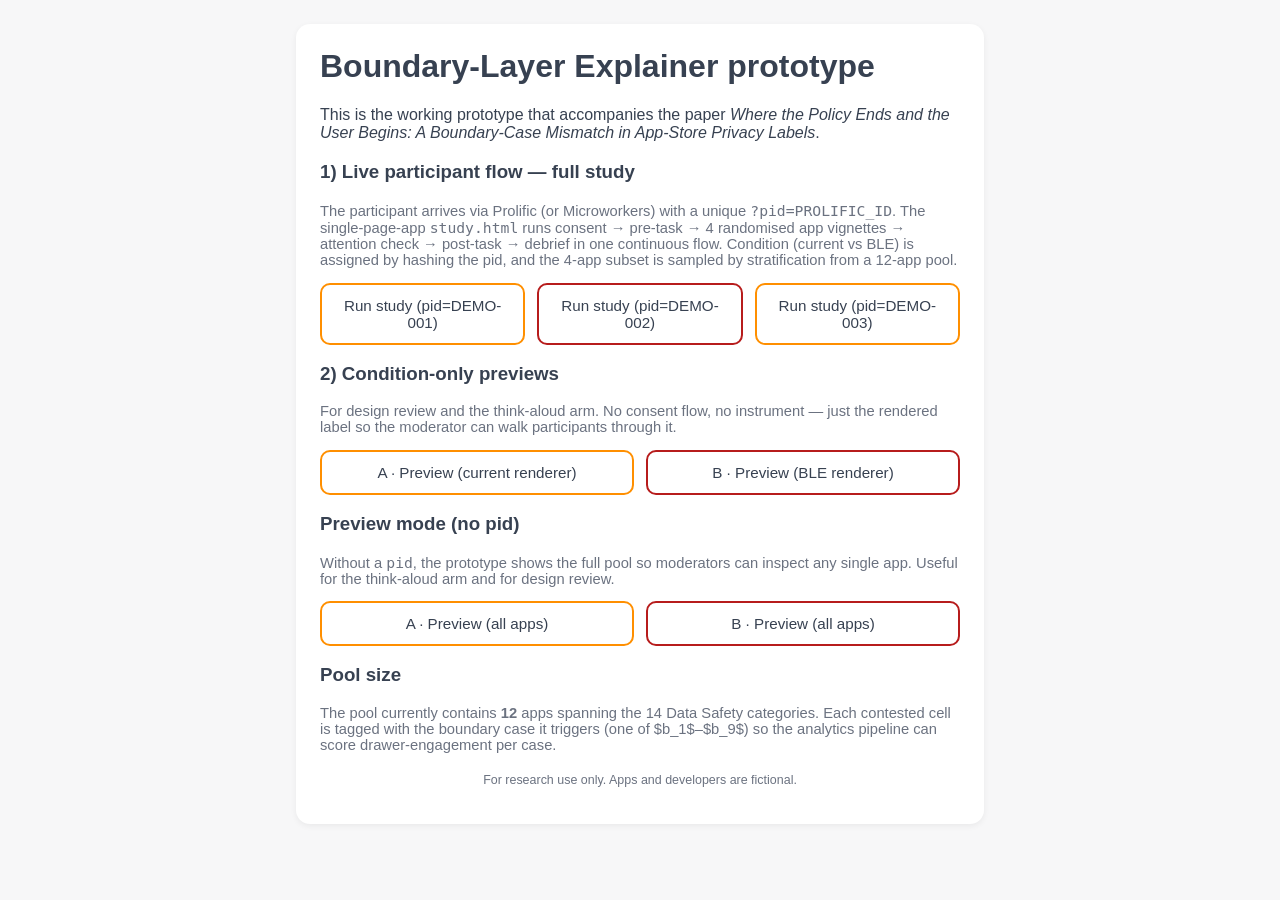
<file: Task moi/DataSafety/Draft2_BoundaryMismatch/UserStudy/prototype/index.html>
<!DOCTYPE html>
<html lang="en">
<head>
  <meta charset="utf-8">
  <meta name="viewport" content="width=device-width,initial-scale=1">
  <title>BLE Prototype — Landing</title>
  <link rel="stylesheet" href="style.css">
</head>
<body>
<div class="container" style="padding-top:24px;">
  <div class="landing-card">
    <h1>Boundary-Layer Explainer prototype</h1>
    <p>This is the working prototype that accompanies the paper
       <em>Where the Policy Ends and the User Begins: A Boundary-Case
       Mismatch in App-Store Privacy Labels</em>.</p>

    <h3>1) Live participant flow — full study</h3>
    <p style="font-size:0.92rem;color:#6b7280;">
      The participant arrives via Prolific (or Microworkers) with a
      unique <code>?pid=PROLIFIC_ID</code>. The single-page-app
      <code>study.html</code> runs consent &rarr; pre-task &rarr;
      4 randomised app vignettes &rarr; attention check &rarr;
      post-task &rarr; debrief in one continuous flow. Condition
      (current vs BLE) is assigned by hashing the pid, and the
      4-app subset is sampled by stratification from a 12-app pool.</p>
    <div class="cond-btn-row">
      <a class="cond-btn A" href="study.html?pid=DEMO-001">Run study (pid=DEMO-001)</a>
      <a class="cond-btn B" href="study.html?pid=DEMO-002">Run study (pid=DEMO-002)</a>
      <a class="cond-btn A" href="study.html?pid=DEMO-003">Run study (pid=DEMO-003)</a>
    </div>

    <h3 style="margin-top:18px;">2) Condition-only previews</h3>
    <p style="font-size:0.92rem;color:#6b7280;">
      For design review and the think-aloud arm. No consent flow, no
      instrument — just the rendered label so the moderator can walk
      participants through it.</p>
    <div class="cond-btn-row">
      <a class="cond-btn A" href="current.html?pid=DEMO-001">A · Preview (current renderer)</a>
      <a class="cond-btn B" href="ble.html?pid=DEMO-001">B · Preview (BLE renderer)</a>
    </div>

    <h3 style="margin-top:18px;">Preview mode (no pid)</h3>
    <p style="font-size:0.92rem;color:#6b7280;">
      Without a <code>pid</code>, the prototype shows the full pool so
      moderators can inspect any single app. Useful for the
      think-aloud arm and for design review.</p>
    <div class="cond-btn-row">
      <a class="cond-btn A" href="current.html">A · Preview (all apps)</a>
      <a class="cond-btn B" href="ble.html">B · Preview (all apps)</a>
    </div>

    <h3 style="margin-top:18px;">Pool size</h3>
    <p style="font-size:0.92rem;color:#6b7280;">
      The pool currently contains <strong id="pool-count">…</strong>
      apps spanning the 14 Data Safety categories. Each contested
      cell is tagged with the boundary case it triggers (one of
      $b_1$–$b_9$) so the analytics pipeline can score
      drawer-engagement per case.</p>

    <div id="file-warn" class="banner warn" style="display:none;margin-top:14px;">
      <strong>Heads-up:</strong> this page is opened directly from disk
      (<code>file://</code>). Most of the prototype works in fallback mode,
      but if anything looks empty, please run a local server:
      <br><br>
      <code>cd UserStudy/prototype &amp;&amp; python3 -m http.server 8080</code>
      <br>then open <code>http://localhost:8080/</code>.
    </div>

    <p class="foot">For research use only. Apps and developers are fictional.</p>
  </div>
</div>
<script src="apps_data.js"></script>
<script>
  // Show pool count from fetch when possible, else fallback.
  fetch("apps.json")
    .then(r => r.ok ? r.json() : Promise.reject())
    .catch(() => window.__APPS_FALLBACK || [])
    .then(d => {
      document.getElementById("pool-count").textContent = String(d.length);
    });
  // Warn if opened from file://
  if (location.protocol === "file:") {
    document.getElementById("file-warn").style.display = "block";
  }
</script>
</body>
</html>
</file>
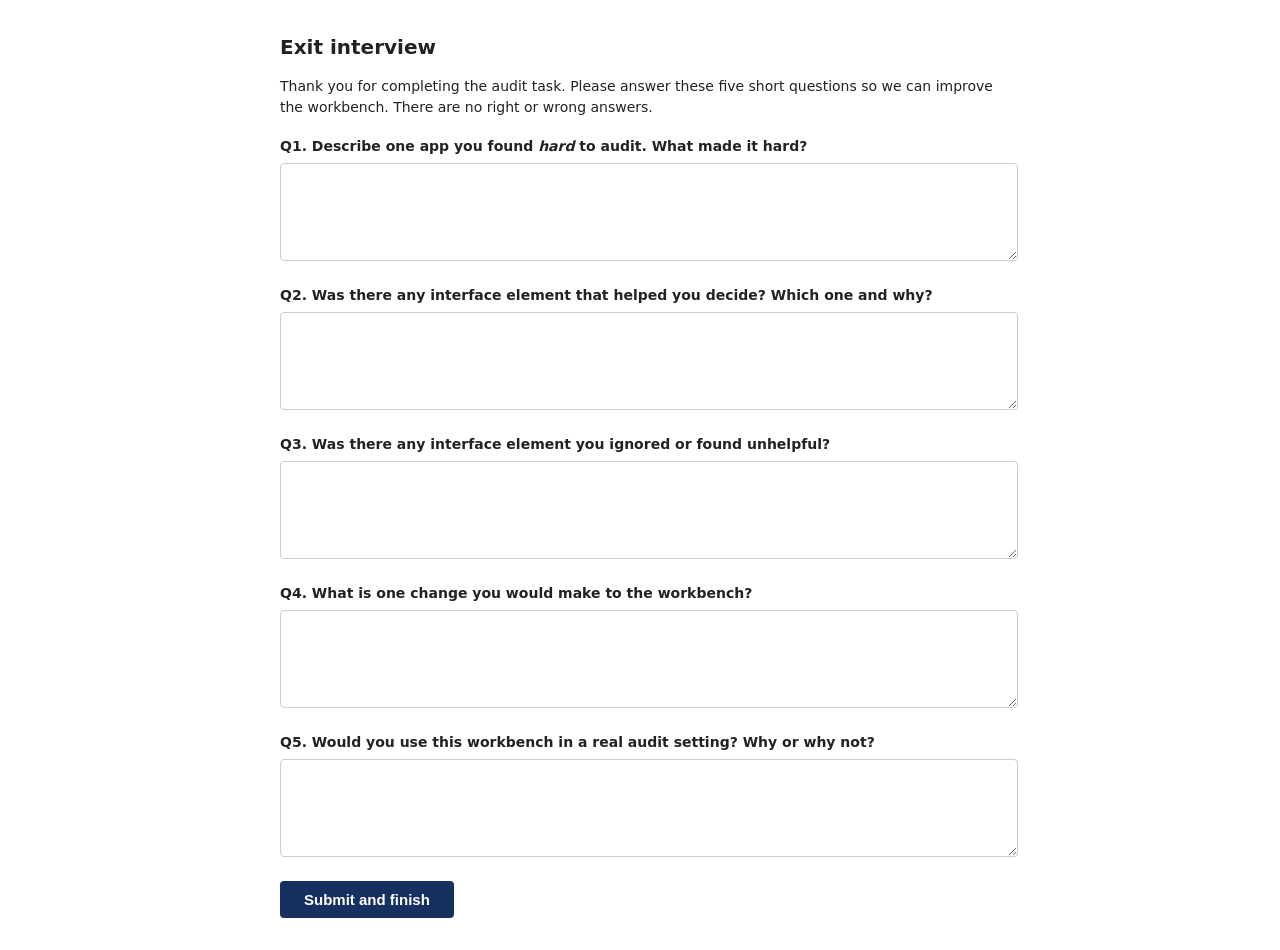
<file: Task moi/DataGuard/draft-02-mismatch-taxonomy/prism-workbench/static/exit.html>
<!doctype html>
<html lang="en"><head>
<meta charset="utf-8"><title>PRISM workbench — exit interview</title>
<style>
body { font: 14px/1.5 -apple-system, system-ui, sans-serif;
  max-width: 720px; margin: 32px auto; padding: 0 16px; color: #222; }
h1 { font-size: 20px; }
.q { margin: 18px 0; }
.q label { font-weight: 600; display: block; margin-bottom: 6px; }
textarea { width: 100%; min-height: 80px; padding: 8px; font: inherit;
  border: 1px solid #ccc; border-radius: 4px; }
button { background: #163160; color: #fff; border: 0; padding: 10px 24px;
  border-radius: 4px; font-weight: 600; cursor: pointer; font-size: 15px; }
.done { padding: 20px; background: #e1f3d9; border: 1px solid #549c54;
  border-radius: 6px; margin-top: 20px; }
</style>
</head><body>

<h1>Exit interview</h1>
<p>Thank you for completing the audit task. Please answer these five short
questions so we can improve the workbench. There are no right or wrong
answers.</p>

<form id="exit-form">
<div class="q">
  <label>Q1. Describe one app you found <em>hard</em> to audit. What made it hard?</label>
  <textarea name="q1" required></textarea>
</div>
<div class="q">
  <label>Q2. Was there any interface element that helped you decide? Which one and why?</label>
  <textarea name="q2"></textarea>
</div>
<div class="q">
  <label>Q3. Was there any interface element you ignored or found unhelpful?</label>
  <textarea name="q3"></textarea>
</div>
<div class="q">
  <label>Q4. What is one change you would make to the workbench?</label>
  <textarea name="q4"></textarea>
</div>
<div class="q">
  <label>Q5. Would you use this workbench in a real audit setting? Why or why not?</label>
  <textarea name="q5" required></textarea>
</div>

<button id="submit" type="submit">Submit and finish</button>
</form>

<div id="thanks" class="done" hidden>
  <h2>Thank you — you're done.</h2>
  <p>Your participation has been recorded. Please notify the experimenter; your
  compensation will be processed at the end of the session.</p>
</div>

<script>
document.getElementById("exit-form").addEventListener("submit", async (e) => {
  e.preventDefault();
  const data = Object.fromEntries(new FormData(e.target).entries());
  await fetch("/api/exit", {method:"POST",
    headers:{"Content-Type":"application/json"}, body:JSON.stringify(data)});
  e.target.hidden = true;
  document.getElementById("thanks").hidden = false;
});
</script>
</body></html>
</file>
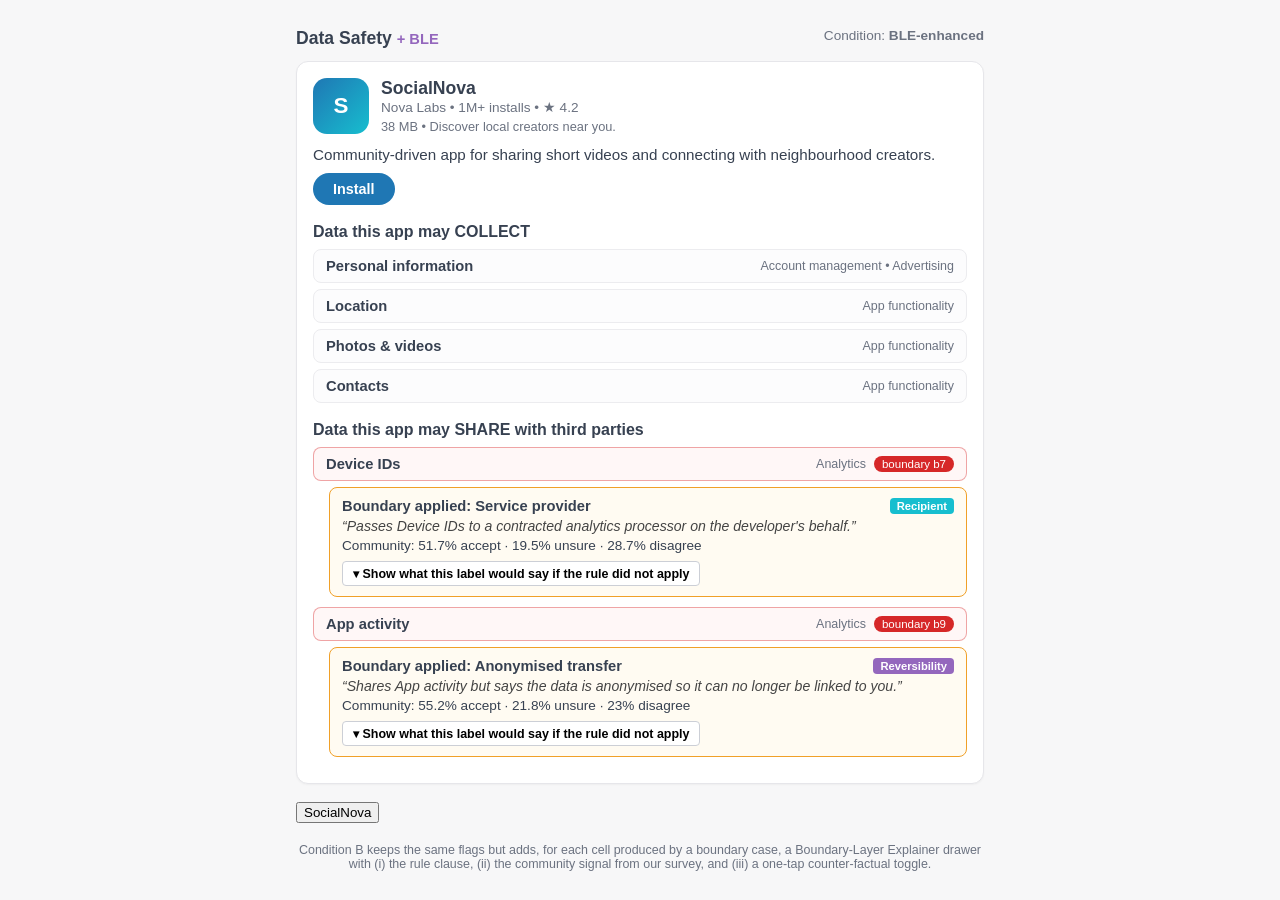
<file: Task moi/DataSafety/Draft2_BoundaryMismatch/UserStudy/prototype/ble.html>
<!DOCTYPE html>
<html lang="en">
<head>
  <meta charset="utf-8">
  <meta name="viewport" content="width=device-width,initial-scale=1">
  <title>Condition B — BLE-enhanced</title>
  <link rel="stylesheet" href="style.css">
</head>
<body>
<div class="container">
  <div style="padding:12px 0;">
    <span class="brand">Data Safety <small style="color:#9467bd;font-weight:600;">+ BLE</small></span>
    <span class="condition">Condition: <strong id="condition-chip">BLE-enhanced</strong></span>
  </div>

  <div id="app-mount"></div>

  <div id="nav-mount" style="margin-top:16px;display:flex;gap:8px;flex-wrap:wrap;"></div>

  <p class="foot">Condition B keeps the same flags but adds, for each cell produced by a boundary case, a Boundary-Layer Explainer drawer with (i) the rule clause, (ii) the community signal from our survey, and (iii) a one-tap counter-factual toggle.</p>
</div>
<script>
  history.replaceState(null, "", "?condition=ble&" + location.search.replace(/^\?/, "").replace(/condition=[^&]*&?/, ""));
</script>
<script src="apps_data.js"></script>
<script src="app.js"></script>
</body>
</html>
</file>
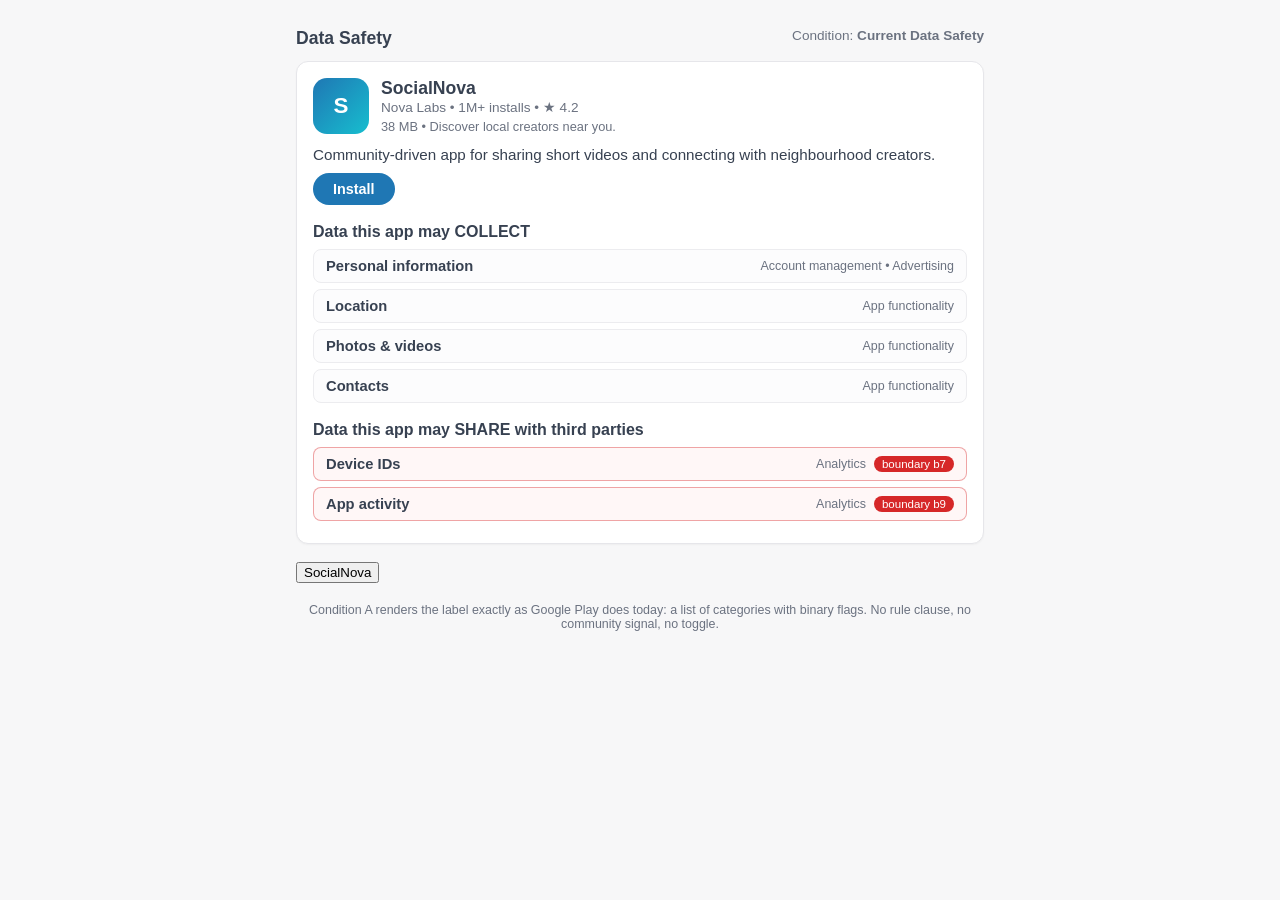
<file: Task moi/DataSafety/Draft2_BoundaryMismatch/UserStudy/prototype/current.html>
<!DOCTYPE html>
<html lang="en">
<head>
  <meta charset="utf-8">
  <meta name="viewport" content="width=device-width,initial-scale=1">
  <title>Condition A — Current Data Safety</title>
  <link rel="stylesheet" href="style.css">
</head>
<body>
<div class="container">
  <div style="padding:12px 0;">
    <span class="brand">Data Safety</span>
    <span class="condition">Condition: <strong id="condition-chip">Current</strong></span>
  </div>

  <div id="app-mount"></div>

  <div id="nav-mount" style="margin-top:16px;display:flex;gap:8px;flex-wrap:wrap;"></div>

  <p class="foot">Condition A renders the label exactly as Google Play does today: a list of categories with binary flags. No rule clause, no community signal, no toggle.</p>
</div>
<script>
  // Lock condition to "current" regardless of URL
  history.replaceState(null, "", "?condition=current&" + location.search.replace(/^\?/, "").replace(/condition=[^&]*&?/, ""));
</script>
<script src="apps_data.js"></script>
<script src="app.js"></script>
</body>
</html>
</file>
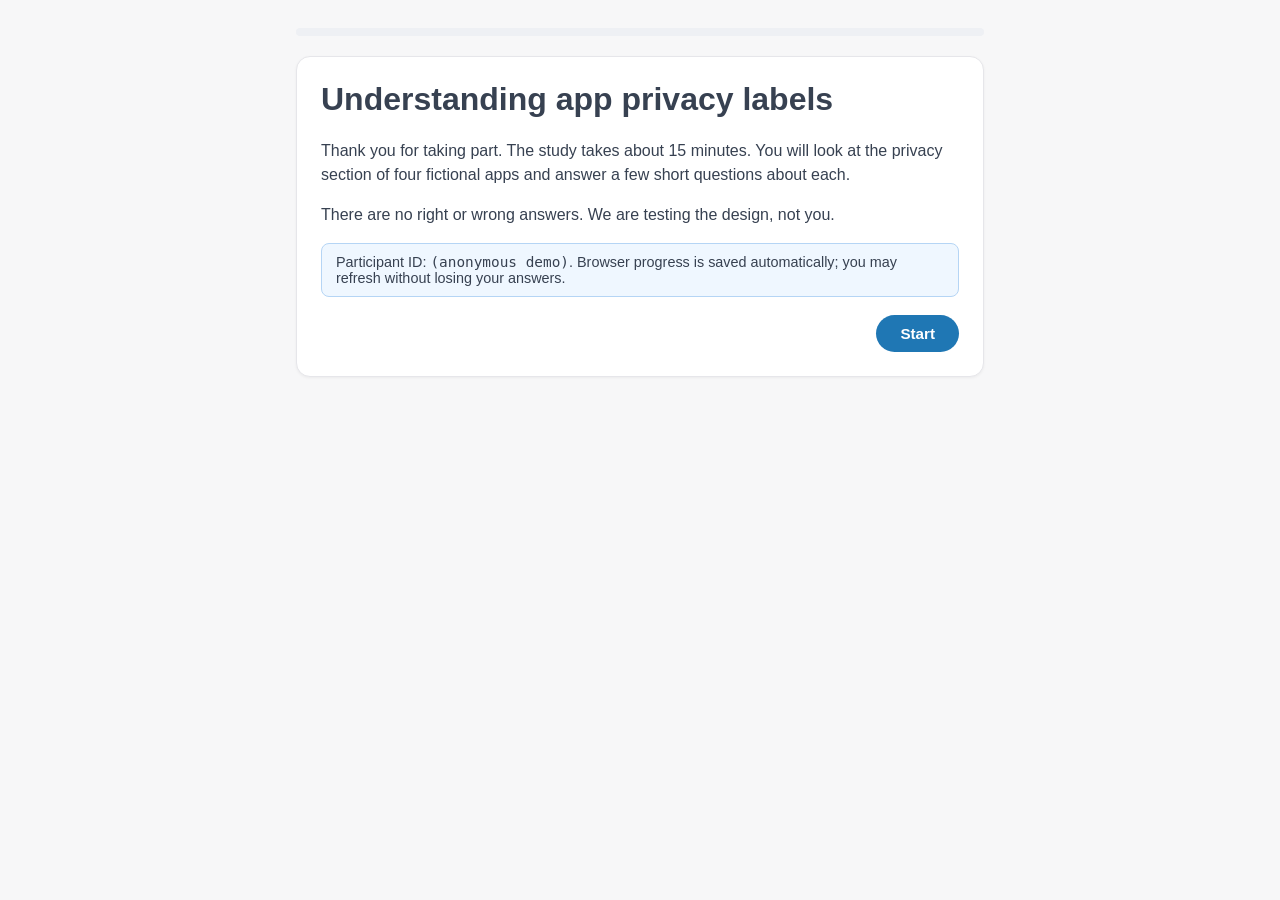
<file: Task moi/DataSafety/Draft2_BoundaryMismatch/UserStudy/prototype/study.html>
<!DOCTYPE html>
<html lang="en">
<head>
  <meta charset="utf-8">
  <meta name="viewport" content="width=device-width,initial-scale=1">
  <title>App-store privacy label study</title>
  <link rel="stylesheet" href="style.css">
</head>
<body>
<div class="container">
  <div class="progress-bar" id="progress"><div style="width:0%"></div></div>
  <div id="root"></div>
</div>
<!-- Inline data fallback — lets the SPA work even when opened from file:// -->
<script src="apps_data.js"></script>
<script src="mcq_data.js"></script>
<script src="study.js"></script>
</body>
</html>
</file>
<file: Task moi/DataSafety/Draft2_BoundaryMismatch/UserStudy/prototype/style.css>
/* Shared style for the BLE prototype */

:root {
  --ink:        #374151;
  --ink-soft:   #6b7280;
  --green:      #2e9f43;
  --red:        #d62728;
  --amber:      #f0a028;
  --gold:       #f1c40f;
  --teal:       #17becf;
  --purple:     #9467bd;
  --cream:      #fcf7ea;
  --blue:       #1f77b4;
  --bg:         #f7f7f8;
  --card-bg:    #ffffff;
  --tier-policy: #1b5e20;
  --tier-label:  #ff8f00;
  --tier-user:   #b71c1c;
}

* { box-sizing: border-box; }

html, body {
  font-family: -apple-system, BlinkMacSystemFont, "Segoe UI", Roboto, sans-serif;
  margin: 0; padding: 0;
  background: var(--bg);
  color: var(--ink);
}

.container { max-width: 720px; margin: 0 auto; padding: 16px; }

.brand { font-weight: 700; font-size: 1.1rem; }
.condition { float: right; font-size: 0.85rem; color: var(--ink-soft); }

.app-card {
  background: var(--card-bg);
  border: 1px solid #e6e6ea;
  border-radius: 12px;
  padding: 16px;
  margin-bottom: 18px;
  box-shadow: 0 1px 2px rgba(0,0,0,0.04);
}

.app-head { display: flex; align-items: center; gap: 12px; }
.app-icon {
  width: 56px; height: 56px;
  background: linear-gradient(135deg, var(--blue), var(--teal));
  border-radius: 14px;
  display: flex; align-items: center; justify-content: center;
  color: white; font-weight: 800; font-size: 1.4rem;
}
.app-name { font-weight: 700; font-size: 1.1rem; }
.app-dev  { font-size: 0.85rem; color: var(--ink-soft); }
.app-meta { font-size: 0.8rem; color: var(--ink-soft); margin-top: 4px; }

.app-desc { margin-top: 12px; font-size: 0.95rem; }

.install-btn {
  display: inline-block;
  background: var(--blue); color: white;
  padding: 8px 20px; border-radius: 999px;
  font-weight: 600; font-size: 0.9rem;
  border: 0; cursor: pointer;
  margin-top: 10px;
}

.section-title {
  font-weight: 700;
  margin: 18px 0 8px 0;
  font-size: 1.0rem;
}

.label-row {
  display: flex; align-items: center;
  padding: 8px 12px;
  border: 1px solid #ececef;
  border-radius: 8px;
  margin-bottom: 6px;
  background: #fcfcfd;
  font-size: 0.92rem;
  cursor: default;
}
.label-row.contested {
  border-color: rgba(214, 39, 40, 0.4);
  background: #fff7f7;
}
.label-cat { font-weight: 600; flex: 1; }
.label-tag { font-size: 0.78rem; color: var(--ink-soft); margin-left: 8px; }
.label-flag-chip {
  font-size: 0.72rem;
  background: var(--red); color: white;
  padding: 2px 8px; border-radius: 999px;
  margin-left: 8px;
}

/* BLE drawer */
.ble-drawer {
  border: 1px solid var(--amber);
  background: #fffbf2;
  border-radius: 8px;
  padding: 10px 12px;
  margin: 4px 0 10px 16px;
  font-size: 0.88rem;
}
.ble-head { display: flex; align-items: center; gap: 8px; margin-bottom: 4px; }
.ble-head strong { font-size: 0.92rem; }
.tier-pill {
  font-size: 0.7rem; font-weight: 700;
  color: white; padding: 2px 7px; border-radius: 4px;
  margin-left: auto;
}
.tier-Recipient    { background: var(--teal); }
.tier-Reversibility{ background: var(--purple); }
.tier-Consent      { background: var(--gold); color: #333; }
.tier-Capability   { background: var(--green); }

.ble-rule { font-style: italic; color: #444; margin: 4px 0; }
.ble-signal { font-size: 0.85rem; margin: 4px 0; }
.ble-toggle-btn {
  font-size: 0.78rem; font-weight: 700;
  background: white; border: 1px solid #cccfd6;
  border-radius: 4px; padding: 4px 10px;
  cursor: pointer;
  margin-top: 4px;
}
.ble-toggle-btn:hover { background: #f5f5f7; }

.counter {
  margin-top: 6px; padding: 6px 10px;
  background: #f0f7ff; border: 1px dashed var(--blue);
  border-radius: 6px; font-size: 0.82rem;
  color: var(--ink);
}

.foot {
  font-size: 0.78rem; color: var(--ink-soft);
  margin-top: 20px;
  text-align: center;
}

/* ========== SPA study runner ========== */

.phase {
  background: var(--card-bg);
  border: 1px solid #e6e6ea;
  border-radius: 14px;
  padding: 24px;
  margin: 16px 0;
  box-shadow: 0 1px 3px rgba(0,0,0,0.05);
}
.phase h1 { margin-top: 0; }
.phase h2 { margin: 22px 0 6px 0; font-size: 1.1rem; }
.phase p  { line-height: 1.5; }

.progress-bar {
  background: #eef0f4;
  border-radius: 999px;
  height: 8px;
  margin: 12px 0 20px 0;
  overflow: hidden;
}
.progress-bar > div {
  height: 100%;
  background: linear-gradient(90deg, var(--blue), var(--teal));
  transition: width 0.4s ease;
}

.consent-check {
  display: flex; align-items: flex-start; gap: 10px;
  margin: 8px 0;
  font-size: 0.95rem;
}

.radio-list label {
  display: flex; align-items: center; gap: 10px;
  padding: 8px 12px;
  border: 1px solid #ececef;
  border-radius: 8px;
  margin: 4px 0;
  cursor: pointer;
  font-size: 0.93rem;
}
.radio-list label:hover { background: #f5f7fa; }
.radio-list input[type="radio"] { margin: 0; }

.likert-7 {
  display: grid;
  grid-template-columns: repeat(7, 1fr);
  gap: 4px;
  margin: 6px 0 12px 0;
}
.likert-7 label {
  text-align: center;
  padding: 8px 4px;
  background: #f5f7fa;
  border: 1px solid transparent;
  border-radius: 6px;
  cursor: pointer;
  font-size: 0.85rem;
}
.likert-7 input[type="radio"] { display: none; }
.likert-7 input[type="radio"]:checked + span {
  background: var(--blue); color: white;
  border-radius: 4px; padding: 2px 6px;
}
.likert-anchor {
  display: flex; justify-content: space-between;
  font-size: 0.78rem; color: var(--ink-soft);
  margin-bottom: 4px;
}

.slider-row { margin: 10px 0; }
.slider-row input[type="range"] { width: 100%; }
.slider-row output { font-weight: 700; }

.free-text textarea {
  width: 100%;
  min-height: 60px;
  padding: 8px;
  border: 1px solid #d0d3d8;
  border-radius: 6px;
  font: inherit;
}

.nav-row {
  display: flex; justify-content: space-between;
  margin-top: 18px;
}
.btn-primary {
  background: var(--blue); color: white;
  border: 0; padding: 10px 24px;
  border-radius: 999px;
  font-weight: 700; font-size: 0.95rem;
  cursor: pointer;
}
.btn-primary[disabled] {
  opacity: 0.45; cursor: not-allowed;
}
.btn-secondary {
  background: #eef0f4; color: var(--ink);
  border: 0; padding: 10px 18px;
  border-radius: 999px;
  font-weight: 600; font-size: 0.9rem;
  cursor: pointer;
}

.code-pill {
  display: inline-block;
  background: var(--cream);
  border: 1px dashed var(--amber);
  padding: 6px 14px;
  border-radius: 6px;
  font-family: ui-monospace, monospace;
  font-weight: 700;
  font-size: 1.1rem;
  letter-spacing: 0.1em;
}

.banner {
  padding: 10px 14px;
  border-radius: 8px;
  margin: 12px 0;
  font-size: 0.9rem;
}
.banner.info  { background: #eff7ff; border: 1px solid #b5d5f5; }
.banner.warn  { background: #fff8e8; border: 1px solid #f0c773; }
.banner.error { background: #fdeaea; border: 1px solid #f5b1b1; color: #842029; }
.banner.ok    { background: #ebf7ef; border: 1px solid #9bd6b1; color: #14532d; }

/* Index/landing page */
.landing-card {
  background: var(--card-bg);
  border-radius: 14px;
  padding: 24px;
  box-shadow: 0 2px 6px rgba(0,0,0,0.06);
}
.landing-card h1 { margin-top: 0; }
.cond-btn-row { display: flex; gap: 12px; flex-wrap: wrap; margin-top: 12px; }
.cond-btn {
  flex: 1; min-width: 160px;
  padding: 12px 16px;
  border-radius: 10px;
  border: 2px solid #ddd;
  background: white; cursor: pointer;
  font-size: 0.95rem;
  text-decoration: none;
  color: var(--ink);
  text-align: center;
}
.cond-btn.A { border-color: var(--tier-label); }
.cond-btn.B { border-color: var(--tier-user); }
.cond-btn:hover { background: #f7f9fc; }

.app-pick {
  display: flex; gap: 8px; flex-wrap: wrap;
  margin: 12px 0 0 0;
}
.app-pick a {
  padding: 6px 12px;
  background: #f0f3f7;
  border-radius: 6px;
  color: var(--ink); text-decoration: none;
  font-size: 0.9rem;
}
.app-pick a:hover { background: #e3e8ee; }

/* Survey strip at the bottom of each condition */
.survey-strip {
  background: white;
  border: 1px solid #e6e6ea;
  border-radius: 12px;
  padding: 16px;
  margin-top: 24px;
}
.survey-strip h3 { margin-top: 0; }
.likert-row { display: flex; gap: 4px; margin: 6px 0 12px 0; }
.likert-row label {
  flex: 1; text-align: center;
  padding: 6px; font-size: 0.85rem;
  background: #f5f7fa; border-radius: 6px;
  cursor: pointer;
}
.likert-row input[type="radio"] { display: none; }
.likert-row input:checked + span { font-weight: 700; }
</file>
